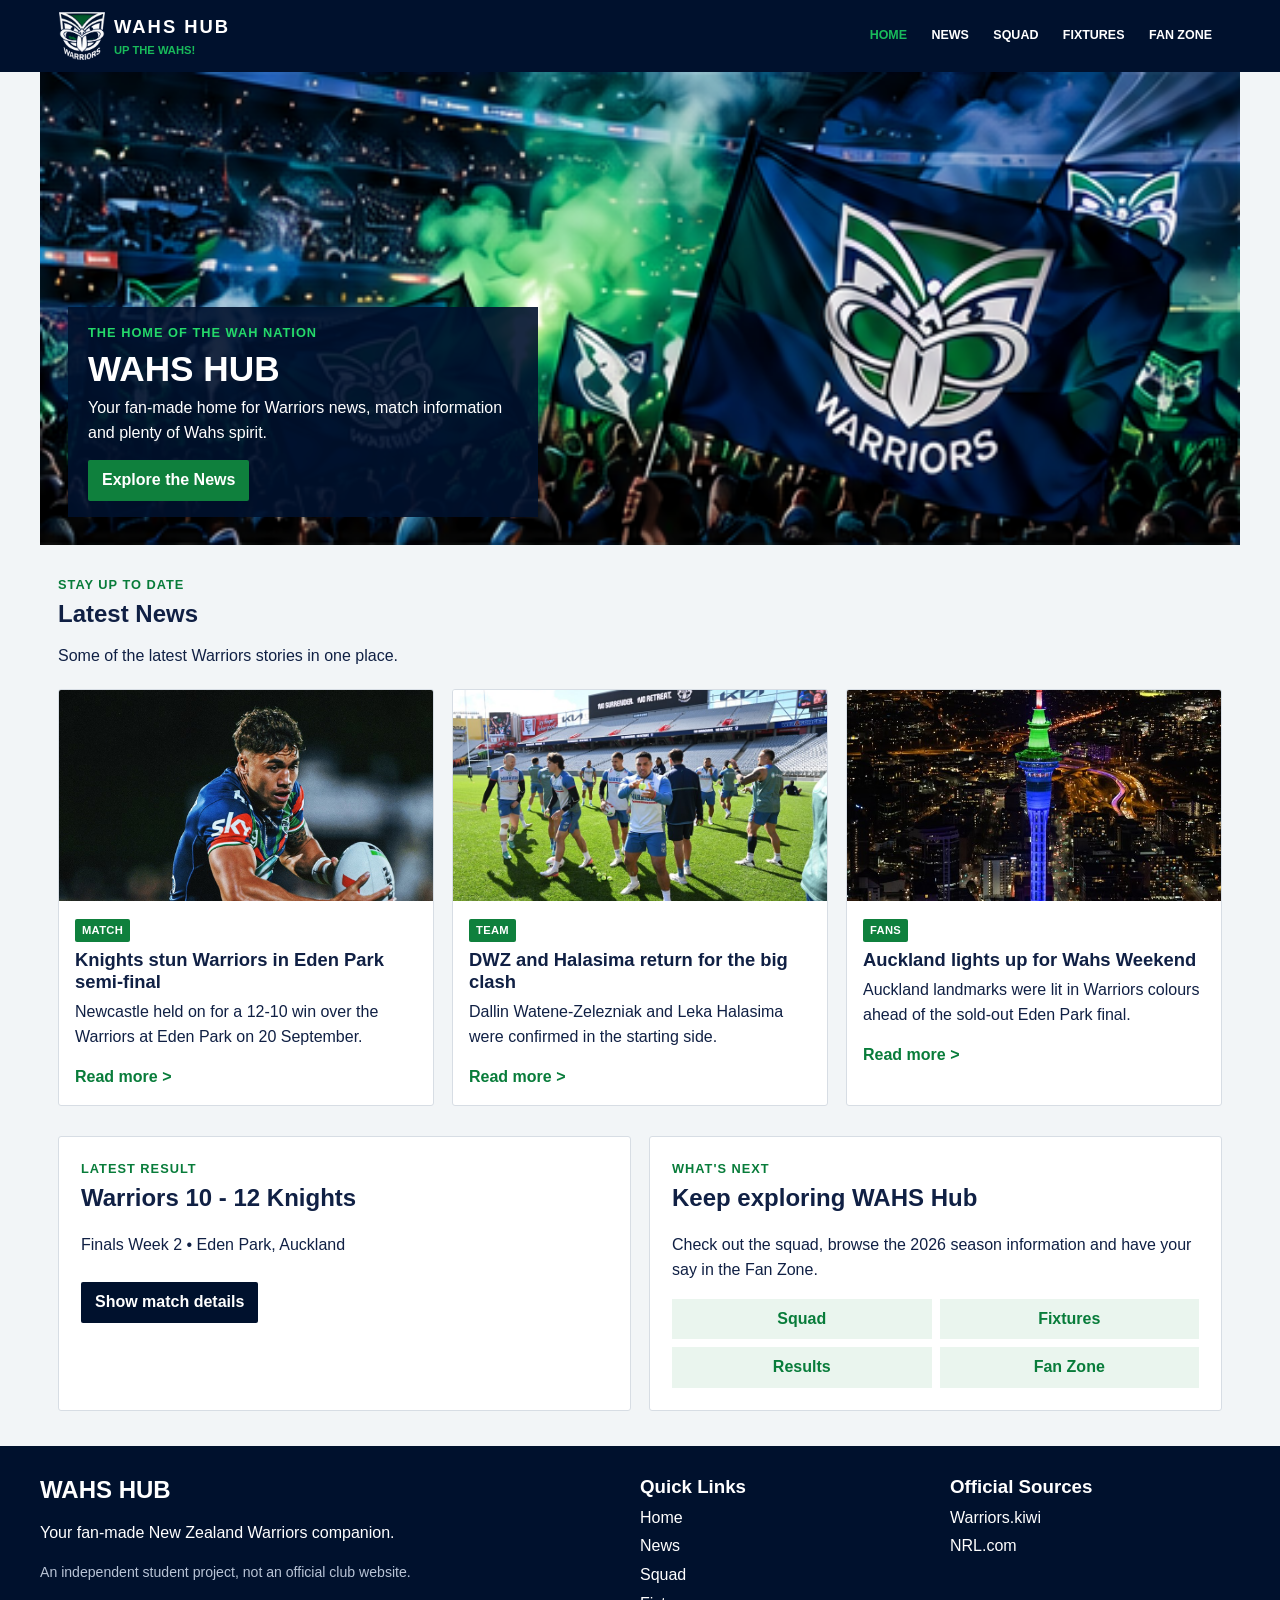
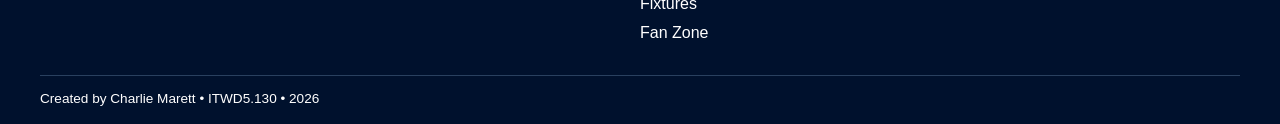
<file: index.html>
<!DOCTYPE html>
<html lang="en">
<head>
    <meta charset="UTF-8">
    <meta name="viewport" content="width=device-width, initial-scale=1.0">
    <meta name="description" content="WAHS Hub - a fan-made New Zealand Warriors supporter website.">
    <title>WAHS Hub | Home</title>
    <link rel="stylesheet" href="css/style.css">
    <script src="js/script.js" defer></script>
</head>

<body>

<!-- The same navigation is used across the whole site. -->
<header>
    <nav class="navBar" aria-label="Main navigation">
        <a class="logo" href="index.html">
            <img src="images/warriorsLogoTransparent.png" alt="New Zealand Warriors logo">
            <span>
                <strong>WAHS HUB</strong>
                <small>UP THE WAHS!</small>
            </span>
        </a>
        <ul class="desktopNav">
            <li><a class="active" aria-current="page" href="index.html">Home</a></li>
            <li><a href="news.html">News</a></li>
            <li><a href="squad.html">Squad</a></li>
            <li><a href="fixtures.html">Fixtures</a></li>
            <li><a href="fanZone.html">Fan Zone</a></li>
        </ul>
        <button
            class="menuButton"
            id="menuButton"
            type="button"
            aria-expanded="false"
            aria-controls="mobileMenu"
        >
            ☰ Menu
        </button>
        <section class="mobileMenu" id="mobileMenu" aria-label="Mobile navigation">
            <button class="closeButton" id="closeMenuButton" type="button" aria-label="Close menu">&times;</button>
            <ul>
                <li><a class="active" aria-current="page" href="index.html">Home</a></li>
                <li><a href="news.html">News</a></li>
                <li><a href="squad.html">Squad</a></li>
                <li><a href="fixtures.html">Fixtures</a></li>
                <li><a href="fanZone.html">Fan Zone</a></li>
            </ul>
        </section>
    </nav>
</header>

<main>
    <!-- Homepage hero section -->
    <!-- The title sits over the image inside a dark box for better contrast. -->
    <section class="hero">
        <img src="images/wahsHero.png" alt="Warriors flags and supporters at a match">
        <section class="heroText">
            <p class="eyebrow">THE HOME OF THE WAH NATION</p>
            <h1>WAHS HUB</h1>
            <p>Your fan-made home for Warriors news, match information and plenty of Wahs spirit.</p>
            <a class="button" href="news.html">Explore the News</a>
        </section>
    </section>

    <!-- Latest news preview -->
    <section class="content">
        <section class="sectionHeading">
            <p class="eyebrow">STAY UP TO DATE</p>
            <h2>Latest News</h2>
            <p>Some of the latest Warriors stories in one place.</p>
        </section>

        <section class="cardGrid">
            <article class="card">
                <img src="images/news/nrl-web-banner-copy-week-2-finals.jpg" alt="Leka Halasima carrying the ball against Newcastle">
                <section class="cardText">
                    <span class="tag">MATCH</span>
                    <h3>Knights stun Warriors in Eden Park semi-final</h3>
                    <p>Newcastle held on for a 12-10 win over the Warriors at Eden Park on 20 September.</p>
                    <a class="textButton" href="news.html#news1">Read more &gt;</a>
                </section>
            </article>

            <article class="card">
                <img src="images/news/2026-eden-park-1e.jpg" alt="Warriors players at Eden Park">
                <section class="cardText">
                    <span class="tag">TEAM</span>
                    <h3>DWZ and Halasima return for the big clash</h3>
                    <p>Dallin Watene-Zelezniak and Leka Halasima were confirmed in the starting side.</p>
                    <a class="textButton" href="news.html#news2">Read more &gt;</a>
                </section>
            </article>

            <article class="card">
                <img src="images/news/sky-tower-2022-1a.jpg" alt="Sky Tower lit in Warriors colours">
                <section class="cardText">
                    <span class="tag">FANS</span>
                    <h3>Auckland lights up for Wahs Weekend</h3>
                    <p>Auckland landmarks were lit in Warriors colours ahead of the sold-out Eden Park final.</p>
                    <a class="textButton" href="news.html#news3">Read more &gt;</a>
                </section>
            </article>
        </section>
    </section>

    <!-- Small interactive section for Part 2.1 -->
    <section class="bottomGrid">
        <section class="resultBox">
            <p class="eyebrow">LATEST RESULT</p>
            <h2>Warriors 10 - 12 Knights</h2>
            <p>Finals Week 2 • Eden Park, Auckland</p>
            <button class="button darkButton" id="matchDetailsButton" type="button">Show match details</button>
            <p id="matchDetails" class="hidden">Leka Halasima scored both Warriors tries. Newcastle held on after leading 12-6 in the second half.</p>
        </section>

        <aside class="moreBox">
            <p class="eyebrow">WHAT'S NEXT</p>
            <h2>Keep exploring WAHS Hub</h2>
            <p>Check out the squad, browse the 2026 season information and have your say in the Fan Zone.</p>
            <section class="featureList">
                <a href="squad.html">Squad</a>
                <a href="fixtures.html">Fixtures</a>
                <a href="fixtures.html#resultsPanel">Results</a>
                <a href="fanZone.html">Fan Zone</a>
            </section>
        </aside>
    </section>
</main>

<!-- Shared footer with the main pages and official sources. -->
<footer>
    <section class="footerGrid">
        <section>
            <h2>WAHS HUB</h2>
            <p>Your fan-made New Zealand Warriors companion.</p>
            <p class="footerNote">An independent student project, not an official club website.</p>
        </section>
        <section>
            <h3>Quick Links</h3>
            <a href="index.html">Home</a>
            <a href="news.html">News</a>
            <a href="squad.html">Squad</a><a href="fixtures.html">Fixtures</a>
            <a href="fanZone.html">Fan Zone</a>
        </section>
        <section>
            <h3>Official Sources</h3>
            <a href="https://www.warriors.kiwi/" target="_blank" rel="noopener noreferrer">Warriors.kiwi</a>
            <a href="https://www.nrl.com/" target="_blank" rel="noopener noreferrer">NRL.com</a>
        </section>
    </section>
    <p class="copyright">Created by Charlie Marett • ITWD5.130 • 2026</p>
</footer>

</body>
</html>
</file>
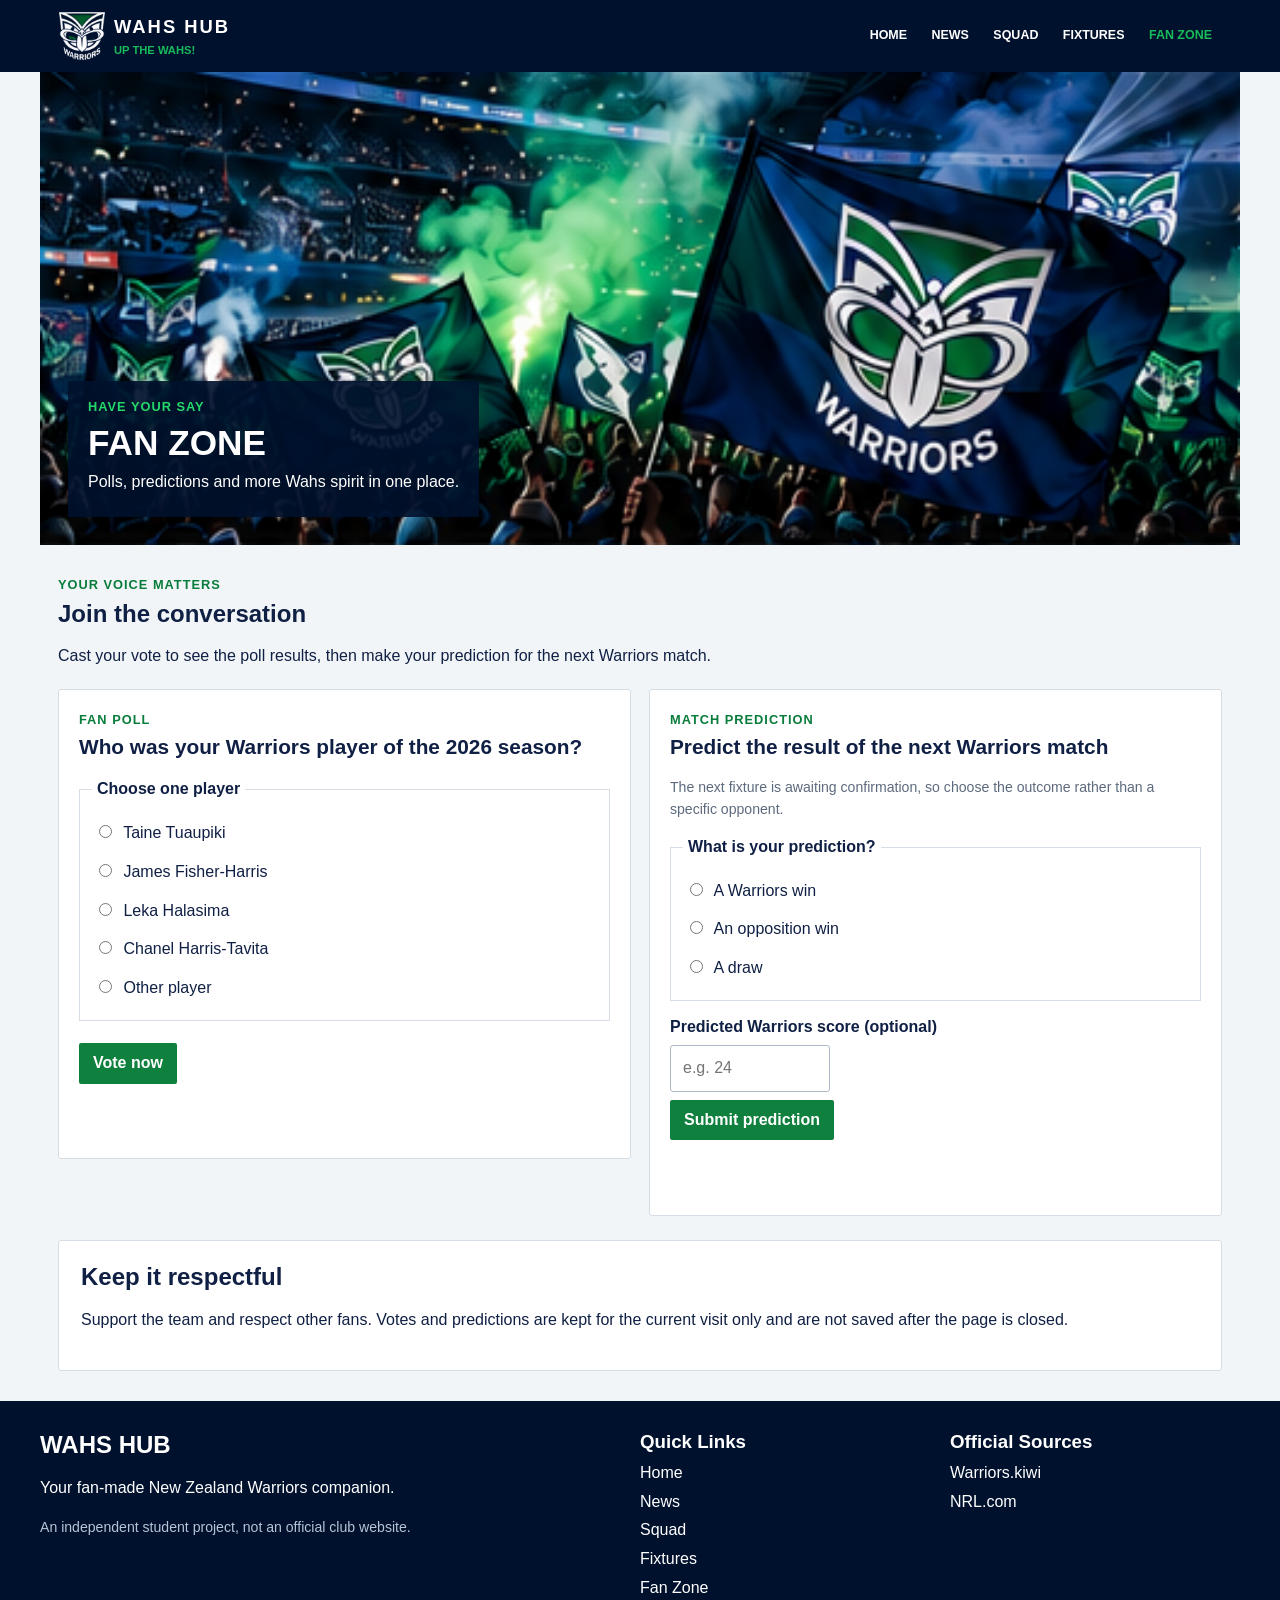
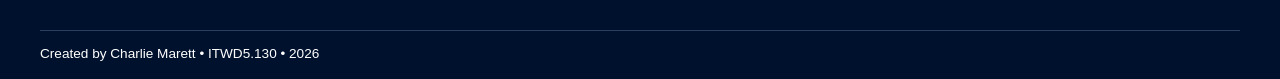
<file: fanZone.html>
<!DOCTYPE html>
<html lang="en">
<head>
    <meta charset="UTF-8">
    <meta name="viewport" content="width=device-width, initial-scale=1.0">
    <meta name="description" content="Have your say with supporter polls and match predictions on WAHS Hub.">
    <title>WAHS Hub | Fan Zone</title>
    <link rel="stylesheet" href="css/style.css">
    <script src="js/script.js" defer></script>
</head>
<body>
<!-- Shared header and responsive navigation -->
<header>
    <nav class="navBar" aria-label="Main navigation">
        <a class="logo" href="index.html">
            <img src="images/warriorsLogoTransparent.png" alt="New Zealand Warriors logo">
            <span>
                <strong>WAHS HUB</strong>
                <small>UP THE WAHS!</small>
            </span>
        </a>
        <ul class="desktopNav">
            <li><a href="index.html">Home</a></li>
            <li><a href="news.html">News</a></li>
            <li><a href="squad.html">Squad</a></li>
            <li><a href="fixtures.html">Fixtures</a></li>
            <li><a class="active" aria-current="page" href="fanZone.html">Fan Zone</a></li>
        </ul>
        <button
            class="menuButton"
            id="menuButton"
            type="button"
            aria-expanded="false"
            aria-controls="mobileMenu"
        >
            ☰ Menu
        </button>
        <section class="mobileMenu" id="mobileMenu" aria-label="Mobile navigation">
            <button class="closeButton" id="closeMenuButton" type="button" aria-label="Close menu">&times;</button>
            <ul>
                <li><a href="index.html">Home</a></li>
                <li><a href="news.html">News</a></li>
                <li><a href="squad.html">Squad</a></li>
                <li><a href="fixtures.html">Fixtures</a></li>
                <li><a class="active" aria-current="page" href="fanZone.html">Fan Zone</a></li>
            </ul>
        </section>
    </nav>
</header>
<main>
    <!-- Page introduction -->
    <section class="pageBanner">
        <img src="images/wahsHero.png" alt="Warriors flags and supporters at a match">
        <section class="pageBannerText">
            <p class="eyebrow">HAVE YOUR SAY</p>
            <h1>FAN ZONE</h1>
            <p>Polls, predictions and more Wahs spirit in one place.</p>
        </section>
    </section>

    <section class="content">
        <section class="sectionHeading">
            <p class="eyebrow">YOUR VOICE MATTERS</p>
            <h2>Join the conversation</h2>
            <p>Cast your vote to see the poll results, then make your prediction for the next Warriors match.</p>
        </section>

        <!-- The poll and prediction each show results after submission -->
        <section class="fanGrid">
            <!-- Player of the Year poll -->
            <article class="fanCard">
                <p class="eyebrow">FAN POLL</p>
                <h2>Who was your Warriors player of the 2026 season?</h2>
                <form id="fanPollForm">
                    <fieldset class="choiceList">
                        <legend>Choose one player</legend>
                        <label><input type="radio" name="fanPoll" value="Taine Tuaupiki" required> Taine Tuaupiki</label>
                        <label><input type="radio" name="fanPoll" value="James Fisher-Harris"> James Fisher-Harris</label>
                        <label><input type="radio" name="fanPoll" value="Leka Halasima"> Leka Halasima</label>
                        <label><input type="radio" name="fanPoll" value="Chanel Harris-Tavita"> Chanel Harris-Tavita</label>
                        <label><input type="radio" name="fanPoll" value="Other player"> Other player</label>
                    </fieldset>
                    <button class="button" type="submit">Vote now</button>
                </form>
                <p id="pollMessage" class="statusMessage" role="status" aria-live="polite"></p>
                <section class="pollResults hidden" aria-label="Poll results" id="pollResults" aria-live="polite">
                    <h3>Poll results</h3>
                    <p class="smallNote">These figures are sample percentages and do not represent live supporter votes.</p>
                    <section class="resultBar"><span>Taine Tuaupiki</span><strong>40%</strong><div><span style="width:40%"></span></div></section>
                    <section class="resultBar"><span>James Fisher-Harris</span><strong>25%</strong><div><span style="width:25%"></span></div></section>
                    <section class="resultBar"><span>Leka Halasima</span><strong>16%</strong><div><span style="width:16%"></span></div></section>
                    <section class="resultBar"><span>Chanel Harris-Tavita</span><strong>11%</strong><div><span style="width:11%"></span></div></section>
                    <section class="resultBar"><span>Other player</span><strong>8%</strong><div><span style="width:8%"></span></div></section>
                </section>
            </article>

            <!-- Match prediction form -->
            <article class="fanCard predictionCard">
                <p class="eyebrow">MATCH PREDICTION</p>
                <h2>Predict the result of the next Warriors match</h2>
                <p class="smallNote">The next fixture is awaiting confirmation, so choose the outcome rather than a specific opponent.</p>
                <form id="predictionForm">
                    <fieldset class="choiceList">
                        <legend>What is your prediction?</legend>
                        <label><input type="radio" name="prediction" value="A Warriors win" required> A Warriors win</label>
                        <label><input type="radio" name="prediction" value="An opposition win"> An opposition win</label>
                        <label><input type="radio" name="prediction" value="A draw"> A draw</label>
                    </fieldset>
                    <label class="searchLabel" for="predictedScore">Predicted Warriors score (optional)</label>
                    <input class="searchInput scoreInput" id="predictedScore" type="number" min="0" max="100" placeholder="e.g. 24">
                    <button class="button" type="submit">Submit prediction</button>
                </form>
                <p id="predictionMessage" class="statusMessage" role="status" aria-live="polite"></p>
                <section class="pollResults hidden" aria-label="Match prediction results" id="predictionResults" aria-live="polite">
                    <h3>Prediction results</h3>
                    <p class="smallNote">Sample prediction percentages for the website. These are not live votes from other visitors.</p>
                    <section class="resultBar"><span>Warriors win</span><strong>68%</strong><div><span style="width:68%"></span></div></section>
                    <section class="resultBar"><span>Opposition win</span><strong>25%</strong><div><span style="width:25%"></span></div></section>
                    <section class="resultBar"><span>Draw</span><strong>7%</strong><div><span style="width:7%"></span></div></section>
                </section>
            </article>
        </section>

        <section class="sourceBox">
            <h2>Keep it respectful</h2>
            <p>Support the team and respect other fans. Votes and predictions are kept for the current visit only and are not saved after the page is closed.</p>
        </section>
    </section>
</main>
<!-- Shared footer -->
<footer>
    <section class="footerGrid">
        <section>
            <h2>WAHS HUB</h2>
            <p>Your fan-made New Zealand Warriors companion.</p>
            <p class="footerNote">An independent student project, not an official club website.</p>
        </section>
        <section>
            <h3>Quick Links</h3>
            <a href="index.html">Home</a>
            <a href="news.html">News</a>
            <a href="squad.html">Squad</a><a href="fixtures.html">Fixtures</a>
            <a href="fanZone.html">Fan Zone</a>
        </section>
        <section>
            <h3>Official Sources</h3>
            <a href="https://www.warriors.kiwi/" target="_blank" rel="noopener noreferrer">Warriors.kiwi</a>
            <a href="https://www.nrl.com/" target="_blank" rel="noopener noreferrer">NRL.com</a>
        </section>
    </section>
    <p class="copyright">Created by Charlie Marett • ITWD5.130 • 2026</p>
</footer>
</body>
</html>
</file>
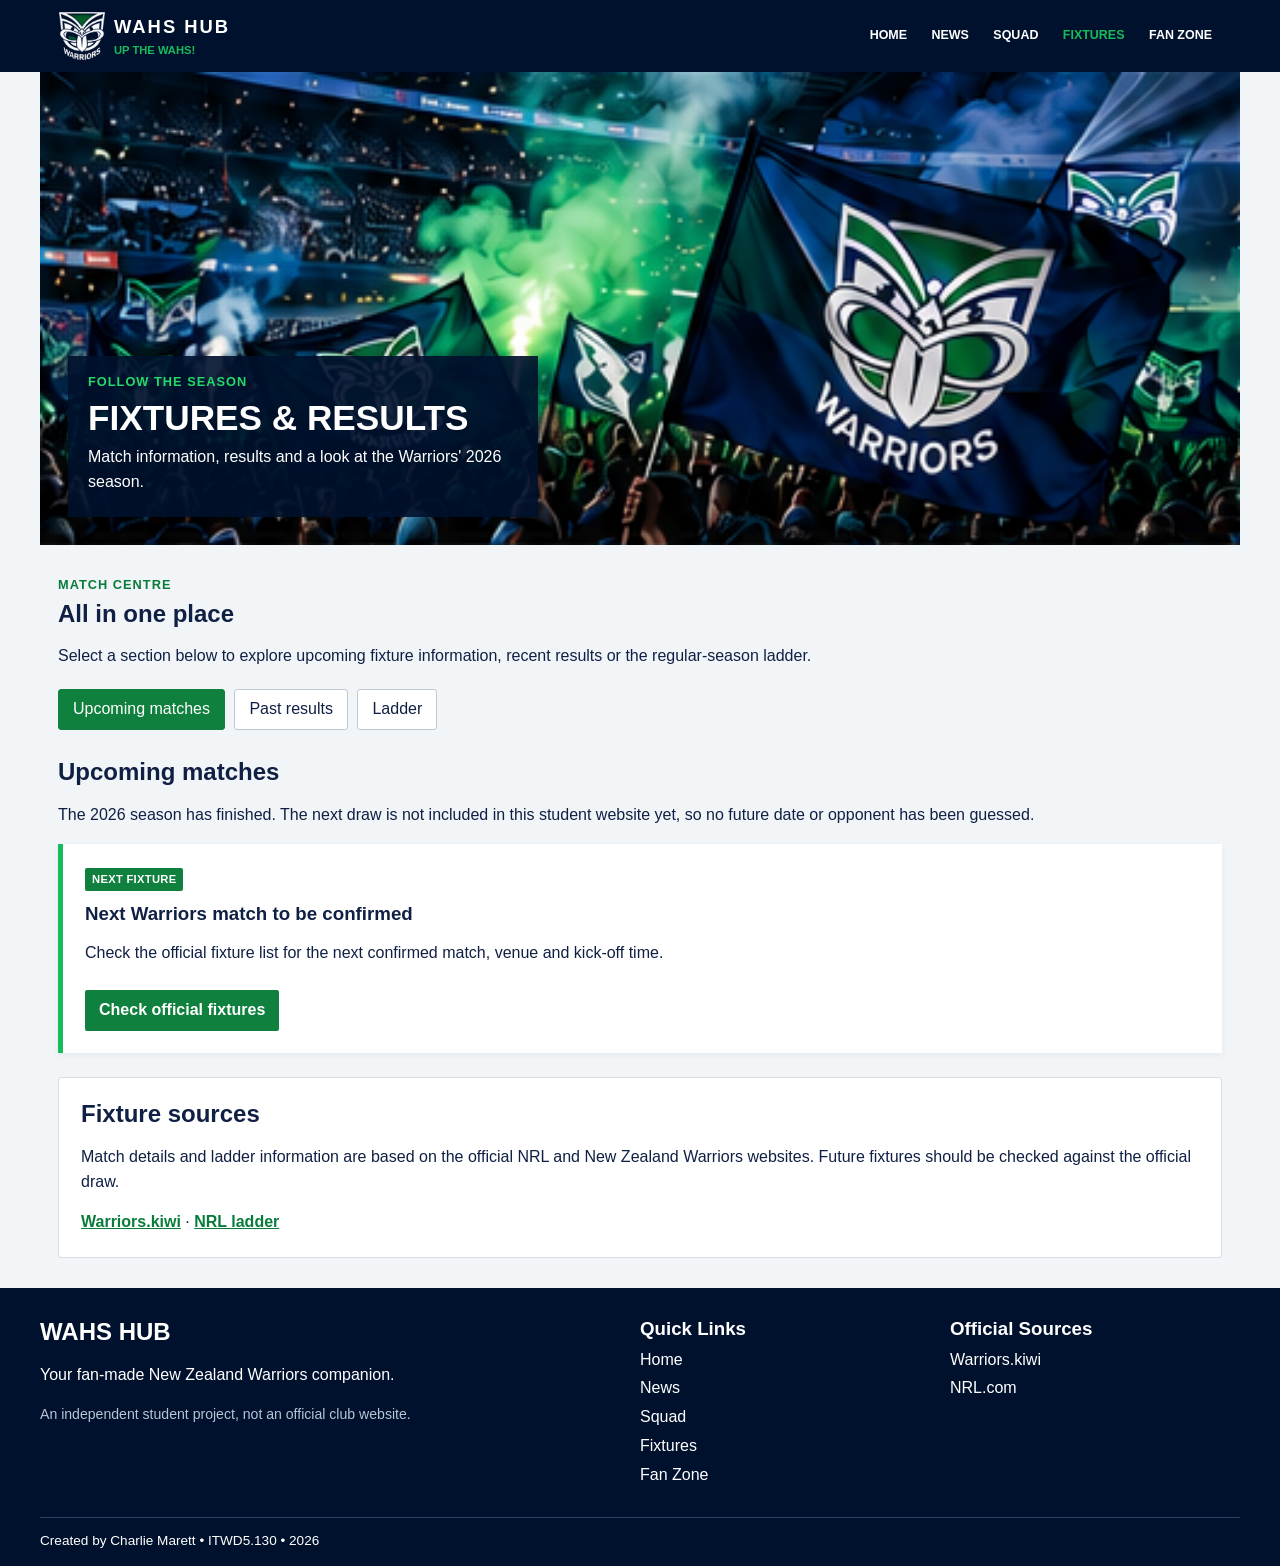
<file: fixtures.html>
<!DOCTYPE html>
<html lang="en">
<head>
    <meta charset="UTF-8">
    <meta name="viewport" content="width=device-width, initial-scale=1.0">
    <meta name="description" content="New Zealand Warriors fixtures, results and season ladder information on WAHS Hub.">
    <title>WAHS Hub | Fixtures</title>
    <link rel="stylesheet" href="css/style.css">
    <script src="js/script.js" defer></script>
</head>
<body>
<!-- Shared header and responsive navigation -->
<header>
    <nav class="navBar" aria-label="Main navigation">
        <a class="logo" href="index.html">
            <img src="images/warriorsLogoTransparent.png" alt="New Zealand Warriors logo">
            <span>
                <strong>WAHS HUB</strong>
                <small>UP THE WAHS!</small>
            </span>
        </a>
        <ul class="desktopNav">
            <li><a href="index.html">Home</a></li>
            <li><a href="news.html">News</a></li>
            <li><a href="squad.html">Squad</a></li>
            <li><a class="active" aria-current="page" href="fixtures.html">Fixtures</a></li>
            <li><a href="fanZone.html">Fan Zone</a></li>
        </ul>
        <button
            class="menuButton"
            id="menuButton"
            type="button"
            aria-expanded="false"
            aria-controls="mobileMenu"
        >
            ☰ Menu
        </button>
        <section class="mobileMenu" id="mobileMenu" aria-label="Mobile navigation">
            <button class="closeButton" id="closeMenuButton" type="button" aria-label="Close menu">&times;</button>
            <ul>
                <li><a href="index.html">Home</a></li>
                <li><a href="news.html">News</a></li>
                <li><a href="squad.html">Squad</a></li>
                <li><a class="active" aria-current="page" href="fixtures.html">Fixtures</a></li>
                <li><a href="fanZone.html">Fan Zone</a></li>
            </ul>
        </section>
    </nav>
</header>
<main>
    <!-- Page introduction -->
    <section class="pageBanner">
        <img src="images/wahsHero.png" alt="Warriors flags and supporters at a match">
        <section class="pageBannerText">
            <p class="eyebrow">FOLLOW THE SEASON</p>
            <h1>FIXTURES & RESULTS</h1>
            <p>Match information, results and a look at the Warriors' 2026 season.</p>
        </section>
    </section>

    <section class="content">
        <section class="sectionHeading">
            <p class="eyebrow">MATCH CENTRE</p>
            <h2>All in one place</h2>
            <p>Select a section below to explore upcoming fixture information, recent results or the regular-season ladder.</p>
        </section>

        <!-- Switch between upcoming matches, past results and the ladder -->
        <section class="tabButtons" role="group" aria-label="Fixture sections">
            <button class="filterButton active" type="button" data-fixture-tab="upcomingPanel" aria-pressed="true">Upcoming matches</button>
            <button class="filterButton" type="button" data-fixture-tab="resultsPanel" aria-pressed="false">Past results</button>
            <button class="filterButton" type="button" data-fixture-tab="ladderPanel" aria-pressed="false">Ladder</button>
        </section>

        <!-- Upcoming fixture information -->
        <section class="fixturePanel" id="upcomingPanel">
            <section class="sectionHeading compactHeading">
                <h2>Upcoming matches</h2>
                <p>The 2026 season has finished. The next draw is not included in this student website yet, so no future date or opponent has been guessed.</p>
            </section>
            <article class="fixtureNotice">
                <span class="tag">NEXT FIXTURE</span>
                <h3>Next Warriors match to be confirmed</h3>
                <p>Check the official fixture list for the next confirmed match, venue and kick-off time.</p>
                <a class="button" href="https://www.warriors.kiwi/" target="_blank" rel="noopener noreferrer">Check official fixtures</a>
            </article>
        </section>

        <!-- Recent 2026 match results -->
        <section class="fixturePanel hidden" id="resultsPanel">
            <section class="sectionHeading compactHeading">
                <h2>Recent results</h2>
                <p>A notable match from the Warriors' 2026 finals campaign.</p>
            </section>
            <article class="resultCard">
                <span class="tag">FINALS WEEK 2 • 20 SEPTEMBER 2026</span>
                <section class="scoreLine">
                    <section class="teamScore"><img src="images/warriorsLogoTransparent.png" alt="Warriors logo"><strong>Warriors</strong><b>10</b></section>
                    <span class="versus">FULL TIME</span>
                    <section class="teamScore"><strong>Knights</strong><b>12</b></section>
                </section>
                <p class="matchVenue">Eden Park, Auckland</p>
                <p>Newcastle won 12–10 in front of a record rugby league crowd at Eden Park. Leka Halasima scored both Warriors tries.</p>
                <a class="textButton" href="https://www.nrl.com/news/2026/09/20/nrl-sunday-blockbuster-warriors-v-knights/" target="_blank" rel="noopener noreferrer">Read the official match report &gt;</a>
            </article>
            <article class="resultCard resultCardSpacing">
                <span class="tag">ROUND 27 • 5 SEPTEMBER 2026</span>
                <section class="scoreLine">
                    <section class="teamScore"><img src="images/warriorsLogoTransparent.png" alt="Warriors logo"><strong>Warriors</strong><b>31</b></section>
                    <span class="versus">FULL TIME</span>
                    <section class="teamScore"><strong>Sea Eagles</strong><b>30</b></section>
                </section>
                <p class="matchVenue">Go Media Stadium, Auckland</p>
                <p>The Warriors edged Manly 31–30 to finish the regular season with their 18th win.</p>
                <a class="textButton" href="https://www.warriors.kiwi/news/2026/09/01/nrl-team-list-seasoned-campaigners-back-on-deck/" target="_blank" rel="noopener noreferrer">Read the official team report &gt;</a>
            </article>
        </section>

        <!-- Selected teams from the regular-season ladder -->
        <section class="fixturePanel hidden" id="ladderPanel">
            <section class="sectionHeading compactHeading">
                <h2>2026 regular-season snapshot</h2>
                <p>The Warriors finished the regular season second on points difference, tied on competition points with the Panthers.</p>
            </section>
            <div class="tableWrap">
                <table class="ladderTable">
                    <caption>Selected teams from the 2026 regular-season ladder</caption>
                    <thead><tr><th scope="col">Pos.</th><th scope="col">Team</th><th scope="col">Played</th><th scope="col">Points</th></tr></thead>
                    <tbody>
                        <tr><td>1</td><td>Penrith Panthers</td><td>24</td><td>42</td></tr>
                        <tr class="highlightRow"><td>2</td><td>New Zealand Warriors</td><td>24</td><td>42</td></tr>
                        <tr><td>3</td><td>Dolphins</td><td>24</td><td>40</td></tr>
                    </tbody>
                </table>
            </div>
            <p class="smallNote">This is a selected snapshot rather than the full ladder. Visit NRL.com for the complete official table and statistics.</p>
            <a class="button" href="https://www.nrl.com/ladder/" target="_blank" rel="noopener noreferrer">View full NRL ladder</a>
        </section>

        <section class="sourceBox">
            <h2>Fixture sources</h2>
            <p>Match details and ladder information are based on the official NRL and New Zealand Warriors websites. Future fixtures should be checked against the official draw.</p>
            <a href="https://www.warriors.kiwi/" target="_blank" rel="noopener noreferrer">Warriors.kiwi</a> ·
            <a href="https://www.nrl.com/ladder/" target="_blank" rel="noopener noreferrer">NRL ladder</a>
        </section>
    </section>
</main>
<!-- Shared footer -->
<footer>
    <section class="footerGrid">
        <section>
            <h2>WAHS HUB</h2>
            <p>Your fan-made New Zealand Warriors companion.</p>
            <p class="footerNote">An independent student project, not an official club website.</p>
        </section>
        <section>
            <h3>Quick Links</h3>
            <a href="index.html">Home</a>
            <a href="news.html">News</a>
            <a href="squad.html">Squad</a><a href="fixtures.html">Fixtures</a>
            <a href="fanZone.html">Fan Zone</a>
        </section>
        <section>
            <h3>Official Sources</h3>
            <a href="https://www.warriors.kiwi/" target="_blank" rel="noopener noreferrer">Warriors.kiwi</a>
            <a href="https://www.nrl.com/" target="_blank" rel="noopener noreferrer">NRL.com</a>
        </section>
    </section>
    <p class="copyright">Created by Charlie Marett • ITWD5.130 • 2026</p>
</footer>
</body>
</html>
</file>
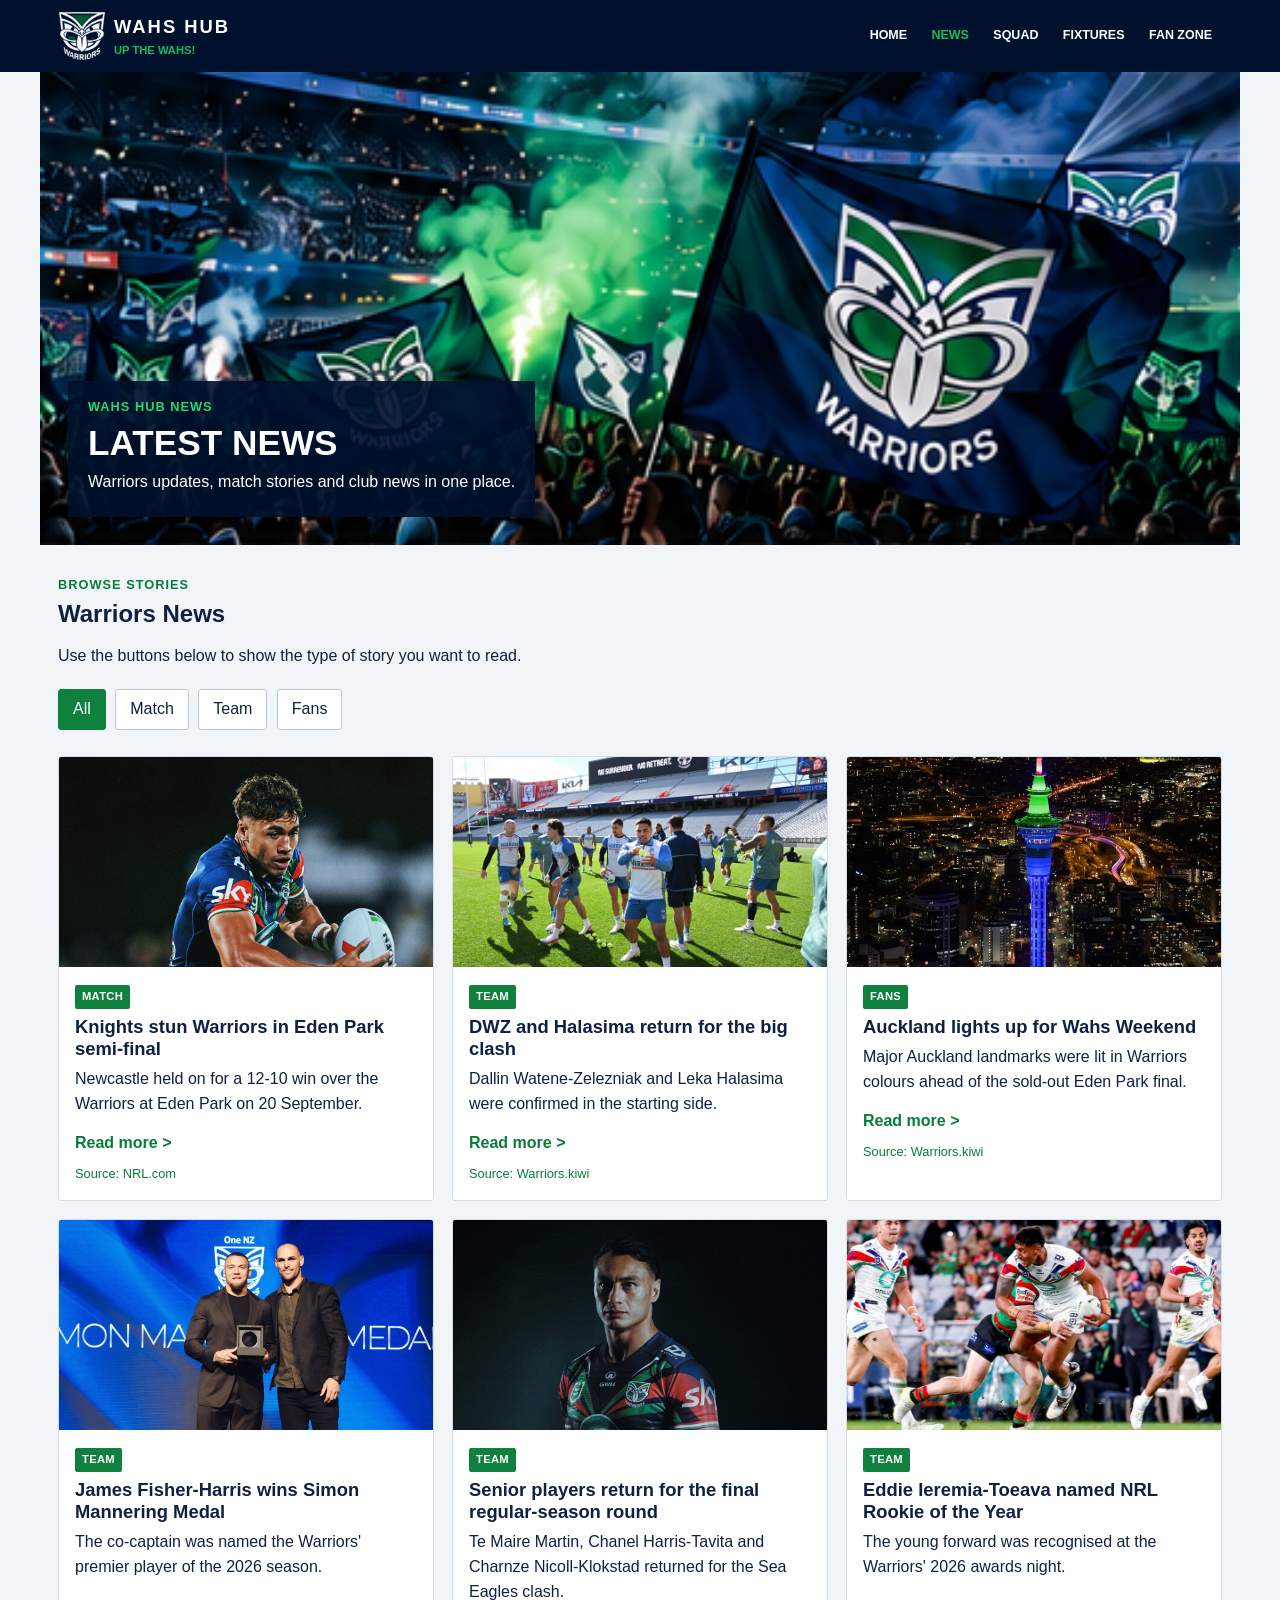
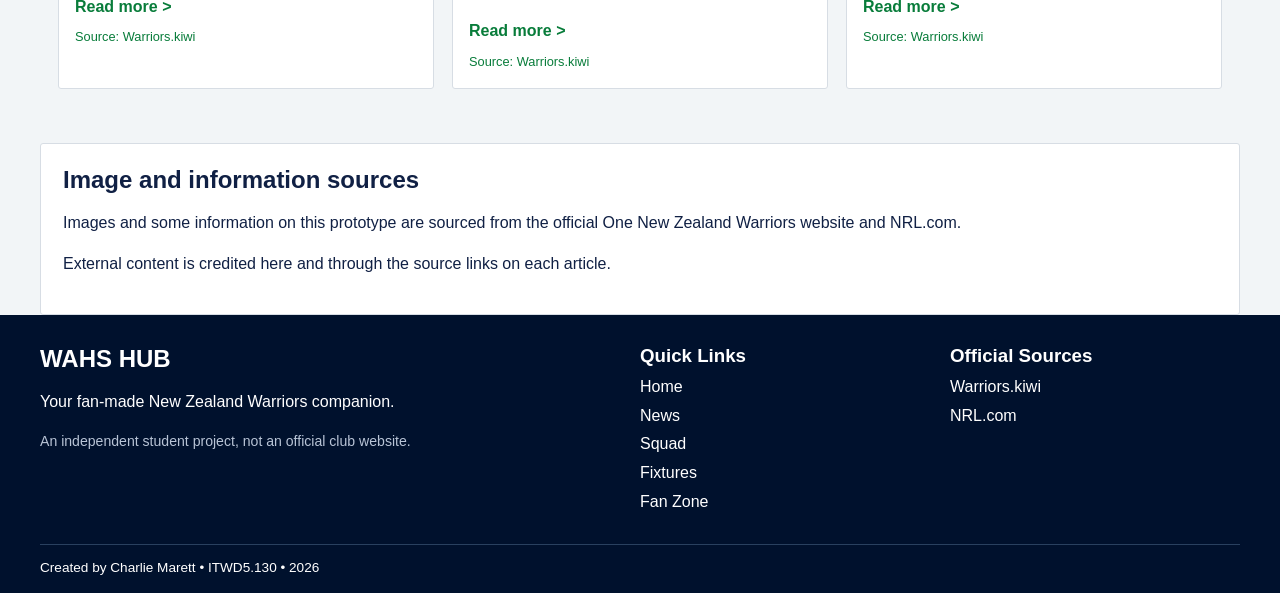
<file: news.html>
<!DOCTYPE html>
<html lang="en">
<head>
    <meta charset="UTF-8">
    <meta name="viewport" content="width=device-width, initial-scale=1.0">
    <meta name="description" content="Latest New Zealand Warriors news on WAHS Hub.">
    <title>WAHS Hub | News</title>
    <link rel="stylesheet" href="css/style.css">
    <script src="js/script.js" defer></script>
</head>

<body>

<!-- The same navigation is used across the whole site. -->
<header>
    <nav class="navBar" aria-label="Main navigation">
        <a class="logo" href="index.html">
            <img src="images/warriorsLogoTransparent.png" alt="New Zealand Warriors logo">
            <span>
                <strong>WAHS HUB</strong>
                <small>UP THE WAHS!</small>
            </span>
        </a>
        <ul class="desktopNav">
            <li><a href="index.html">Home</a></li>
            <li><a class="active" aria-current="page" href="news.html">News</a></li>
            <li><a href="squad.html">Squad</a></li>
            <li><a href="fixtures.html">Fixtures</a></li>
            <li><a href="fanZone.html">Fan Zone</a></li>
        </ul>
        <button
            class="menuButton"
            id="menuButton"
            type="button"
            aria-expanded="false"
            aria-controls="mobileMenu"
        >
            ☰ Menu
        </button>
        <section class="mobileMenu" id="mobileMenu" aria-label="Mobile navigation">
            <button class="closeButton" id="closeMenuButton" type="button" aria-label="Close menu">&times;</button>
            <ul>
                <li><a href="index.html">Home</a></li>
                <li><a class="active" aria-current="page" href="news.html">News</a></li>
                <li><a href="squad.html">Squad</a></li>
                <li><a href="fixtures.html">Fixtures</a></li>
                <li><a href="fanZone.html">Fan Zone</a></li>
            </ul>
        </section>
    </nav>
</header>

<main>
    <!-- News page hero section -->
    <!-- The page title is placed over the image so it is clear when changing pages. -->
    <section class="pageBanner">
        <img src="images/wahsHero.png" alt="Warriors flags and supporters at a match">
        <section class="pageBannerText">
            <p class="eyebrow">WAHS HUB NEWS</p>
            <h1>LATEST NEWS</h1>
            <p>Warriors updates, match stories and club news in one place.</p>
        </section>
    </section>

    <section class="content">
        <section class="sectionHeading">
            <p class="eyebrow">BROWSE STORIES</p>
            <h2>Warriors News</h2>
            <p>Use the buttons below to show the type of story you want to read.</p>
        </section>

        <!-- JavaScript changes which news cards are visible -->
        <section class="filters" aria-label="News filters">
            <button class="filterButton active" data-filter="all" type="button">All</button>
            <button class="filterButton" data-filter="match" type="button">Match</button>
            <button class="filterButton" data-filter="team" type="button">Team</button>
            <button class="filterButton" data-filter="fans" type="button">Fans</button>
        </section>

        <!-- News articles are shown as simple cards. -->
        <section class="cardGrid newsGrid">
            <article class="card newsItem" id="news1" data-category="match">
                <img src="images/news/nrl-web-banner-copy-week-2-finals.jpg" alt="Leka Halasima carrying the ball against Newcastle">
                <section class="cardText">
                    <span class="tag">MATCH</span>
                    <h3>Knights stun Warriors in Eden Park semi-final</h3>
                    <p>Newcastle held on for a 12-10 win over the Warriors at Eden Park on 20 September.</p>
                    <p class="extraText hidden">The match was level at 6-6 at half-time before Newcastle moved ahead in the second half. Halasima scored again late in the game as the Warriors pushed for a comeback.</p>
                    <button class="textButton readMore" type="button">Read more &gt;</button>
                    <a class="sourceLink" href="https://www.nrl.com/news/2026/09/20/nrl-sunday-blockbuster-warriors-v-knights/" target="_blank" rel="noopener noreferrer">Source: NRL.com</a>
                </section>
            </article>

            <article class="card newsItem" id="news2" data-category="team">
                <img src="images/news/2026-eden-park-1e.jpg" alt="Warriors players at Eden Park">
                <section class="cardText">
                    <span class="tag">TEAM</span>
                    <h3>DWZ and Halasima return for the big clash</h3>
                    <p>Dallin Watene-Zelezniak and Leka Halasima were confirmed in the starting side.</p>
                    <p class="extraText hidden">Watene-Zelezniak was returning from a broken collarbone and was set to make his 250th NRL appearance, while Halasima came into the centres.</p>
                    <button class="textButton readMore" type="button">Read more &gt;</button>
                    <a class="sourceLink" href="https://www.warriors.kiwi/news/2026/09/20/nrl-confirmed-lineup-dwz-and-halasima-to-start/" target="_blank" rel="noopener noreferrer">Source: Warriors.kiwi</a>
                </section>
            </article>

            <article class="card newsItem" id="news3" data-category="fans">
                <img src="images/news/sky-tower-2022-1a.jpg" alt="Sky Tower lit in Warriors colours">
                <section class="cardText">
                    <span class="tag">FANS</span>
                    <h3>Auckland lights up for Wahs Weekend</h3>
                    <p>Major Auckland landmarks were lit in Warriors colours ahead of the sold-out Eden Park final.</p>
                    <p class="extraText hidden">The Warriors said the expected crowd was more than 48,000, with fans also able to use public transport to get to Eden Park with their match tickets.</p>
                    <button class="textButton readMore" type="button">Read more &gt;</button>
                    <a class="sourceLink" href="https://www.warriors.kiwi/news/2026/09/18/auckland-up-in-lights-to-celebrate-wahs-weekend/" target="_blank" rel="noopener noreferrer">Source: Warriors.kiwi</a>
                </section>
            </article>

            <article class="card newsItem" data-category="team">
                <img src="images/news/james-fisher-harris-3g.jpg" alt="James Fisher-Harris receiving the Simon Mannering Medal">
                <section class="cardText">
                    <span class="tag">TEAM</span>
                    <h3>James Fisher-Harris wins Simon Mannering Medal</h3>
                    <p>The co-captain was named the Warriors' premier player of the 2026 season.</p>
                    <p class="extraText hidden">Fisher-Harris received the award at the club's 2026 awards night in Auckland.</p>
                    <button class="textButton readMore" type="button">Read more &gt;</button>
                    <a class="sourceLink" href="https://www.warriors.kiwi/news/2026/09/16/fisher-harris-lauded-as-simon-mannering-medallist/" target="_blank" rel="noopener noreferrer">Source: Warriors.kiwi</a>
                </section>
            </article>

            <article class="card newsItem" data-category="team">
                <img src="images/news/charnze_banner-rd-27.jpg" alt="Charnze Nicoll-Klokstad in Warriors colours">
                <section class="cardText">
                    <span class="tag">TEAM</span>
                    <h3>Senior players return for the final regular-season round</h3>
                    <p>Te Maire Martin, Chanel Harris-Tavita and Charnze Nicoll-Klokstad returned for the Sea Eagles clash.</p>
                    <p class="extraText hidden">The Warriors went into that round on top of the table and were preparing for their finals campaign.</p>
                    <button class="textButton readMore" type="button">Read more &gt;</button>
                    <a class="sourceLink" href="https://www.warriors.kiwi/news/2026/09/01/nrl-team-list-seasoned-campaigners-back-on-deck/" target="_blank" rel="noopener noreferrer">Source: Warriors.kiwi</a>
                </section>
            </article>

            <article class="card newsItem" data-category="team">
                <img src="images/news/eddie-ieremia-toeava-1p.jpg" alt="Eddie Ieremia-Toeava carrying the ball for the Warriors">
                <section class="cardText">
                    <span class="tag">TEAM</span>
                    <h3>Eddie Ieremia-Toeava named NRL Rookie of the Year</h3>
                    <p>The young forward was recognised at the Warriors' 2026 awards night.</p>
                    <p class="extraText hidden">The awards also recognised Jacob Laban as the NRL Players' Player of the Year and Erin Clark as the NRL People's Choice winner.</p>
                    <button class="textButton readMore" type="button">Read more &gt;</button>
                    <a class="sourceLink" href="https://www.warriors.kiwi/news/2026/09/16/fisher-harris-lauded-as-simon-mannering-medallist/" target="_blank" rel="noopener noreferrer">Source: Warriors.kiwi</a>
                </section>
            </article>
        </section>
    </section>

    <section class="sourceBox">
        <h2>Image and information sources</h2>
        <p>Images and some information on this prototype are sourced from the official One New Zealand Warriors website and NRL.com.</p>
        <p>External content is credited here and through the source links on each article.</p>
    </section>
</main>

<footer>
    <section class="footerGrid">
        <section>
            <h2>WAHS HUB</h2>
            <p>Your fan-made New Zealand Warriors companion.</p>
            <p class="footerNote">An independent student project, not an official club website.</p>
        </section>
        <section>
            <h3>Quick Links</h3>
            <a href="index.html">Home</a>
            <a href="news.html">News</a>
            <a href="squad.html">Squad</a><a href="fixtures.html">Fixtures</a>
            <a href="fanZone.html">Fan Zone</a>
        </section>
        <section>
            <h3>Official Sources</h3>
            <a href="https://www.warriors.kiwi/" target="_blank" rel="noopener noreferrer">Warriors.kiwi</a>
            <a href="https://www.nrl.com/" target="_blank" rel="noopener noreferrer">NRL.com</a>
        </section>
    </section>
    <p class="copyright">Created by Charlie Marett • ITWD5.130 • 2026</p>
</footer>

</body>
</html>
</file>
<file: css/style.css>
/* WAHS Hub - shared mobile-first styles for every page */

/* Basic page setup */
* {
    box-sizing: border-box;
}

body {
    margin: 0;
    font-family: Arial, Helvetica, sans-serif;
    background: #f2f5f7;
    color: #102044;
    line-height: 1.55;
}

a {
    color: inherit;
}

img {
    display: block;
    max-width: 100%;
}

button, input {
    font: inherit;
}

button, a {
    -webkit-tap-highlight-color: transparent;
}

button:focus-visible, a:focus-visible, input:focus-visible {
    outline: 3px solid #f2c94c;
    outline-offset: 3px;
}

/* Header and navigation */
header, footer {
    background: #00112d;
    color: white;
}

.navBar {
    max-width: 1200px;
    margin: auto;
    padding: 10px 18px;
    min-height: 72px;
    display: flex;
    align-items: center;
    justify-content: space-between;
    gap: 15px;
}

.logo {
    display: flex;
    align-items: center;
    gap: 8px;
    text-decoration: none;
}

.logo img {
    width: 48px;
    height: 48px;
    object-fit: contain;
}

.logo strong, .logo small {
    display: block;
}

.logo strong {
    font-size: 1.15rem;
    letter-spacing: 2px;
}

.logo small {
    color: #18bb5b;
    font-size: .7rem;
    font-weight: bold;
}

.desktopNav {
    display: none;
    list-style: none;
    margin: 0;
    padding: 0;
}

.desktopNav li {
    display: inline-block;
}

.desktopNav a {
    display: block;
    padding: 8px 10px;
    text-decoration: none;
    text-transform: uppercase;
    font-size: .78rem;
    font-weight: bold;
}

.desktopNav a:hover, .desktopNav .active {
    color: #18bb5b;
}

.menuButton {
    border: 1px solid #49607e;
    border-radius: 3px;
    padding: 7px 10px;
    background: transparent;
    color: white;
    font-weight: bold;
    cursor: pointer;
}

.mobileMenu {
    position: fixed;
    inset: 0;
    z-index: 10;
    background: #00112d;
    color: white;
    display: flex;
    align-items: center;
    justify-content: center;
    transform: translateY(-105%);
    visibility: hidden;
    transition: transform .25s ease, visibility .25s ease;
}

.mobileMenu.is-open {
    transform: translateY(0);
    visibility: visible;
}

.closeButton {
    position: absolute;
    top: 12px;
    right: 22px;
    border: 0;
    background: transparent;
    color: white;
    font-size: 2.5rem;
    cursor: pointer;
}

.mobileMenu ul {
    list-style: none;
    padding: 60px 0 0;
    margin: 0;
    text-align: center;
}

.mobileMenu li {
    margin: 14px 0;
}

.mobileMenu a {
    color: white;
    text-decoration: none;
    font-size: 1.5rem;
    font-weight: bold;
}

.mobileMenu a:hover, .mobileMenu .active {
    color: #18bb5b;
}

/* Main layout and page banners */
main {
    max-width: 1200px;
    margin: auto;
    min-height: 60vh;
}

.hero, .pageBanner {
    position: relative;
    background: #00112d;
    overflow: hidden;
}

.hero img, .pageBanner img {
    width: 100%;
    height: auto;
}

.heroText, .pageBannerText {
    position: absolute;
    left: 16px;
    right: 16px;
    bottom: 12px;
    padding: 10px 12px;
    background: rgba(0, 17, 45, .9);
    color: white;
}

.eyebrow {
    margin: 0 0 5px;
    color: #087c3a;
    font-weight: bold;
    font-size: .8rem;
    letter-spacing: 1px;
}

h1, h2, h3 {
    line-height: 1.2;
    margin-top: 0;
}

.hero h1, .pageBanner h1 {
    margin-bottom: 4px;
    font-size: 1.55rem;
}

.heroText p:not(.eyebrow), .pageBannerText p:not(.eyebrow) {
    margin: 6px 0;
}

.heroText .eyebrow, .pageBannerText .eyebrow {
    color: #24d96a;
}

/* Shared buttons and content cards */
.button {
    display: inline-block;
    margin-top: 8px;
    padding: 8px 14px;
    border: 0;
    border-radius: 2px;
    background: #0f803d;
    color: white;
    text-decoration: none;
    font-weight: bold;
    cursor: pointer;
}

.button:hover {
    background: #086a31;
}

.darkButton {
    background: #00112d;
}

.content {
    padding: 30px 18px;
}

.sectionHeading {
    margin-bottom: 20px;
}

.sectionHeading h2 {
    margin-bottom: 7px;
}

.cardGrid {
    display: grid;
    grid-template-columns: 1fr;
    gap: 18px;
}

.card {
    min-width: 0;
    background: white;
    border: 1px solid #d7dde4;
    border-radius: 3px;
    overflow: hidden;
}

.card img {
    width: 100%;
    aspect-ratio: 16 / 9;
    height: auto;
    object-fit: cover;
}

.playerCard img.playerPortrait {
    height: 180px;
    aspect-ratio: auto;
    object-fit: contain;
    background: #00112d;
}

.cardText {
    padding: 16px;
}

.cardText h3 {
    margin: 7px 0;
    font-size: 1.15rem;
}

.cardText p {
    margin: 7px 0;
}

.tag {
    display: inline-block;
    padding: 3px 7px;
    border-radius: 2px;
    background: #0f803d;
    color: white;
    font-size: .7rem;
    font-weight: bold;
    letter-spacing: .3px;
}

.textButton, .sourceLink {
    display: inline-block;
    margin-top: 8px;
    padding: 0;
    border: 0;
    background: transparent;
    color: #087c3a;
    text-decoration: none;
    font-weight: bold;
    cursor: pointer;
    text-align: left;
}

.textButton:hover, .sourceLink:hover {
    text-decoration: underline;
}

.sourceLink {
    display: block;
    font-size: .8rem;
    font-weight: normal;
}

/* Filters, links and helper styles */
.filters {
    margin: 0 0 18px;
}

.filterButton {
    margin: 0 5px 8px 0;
    padding: 7px 14px;
    border: 1px solid #bfc8d3;
    border-radius: 3px;
    background: white;
    color: #102044;
    cursor: pointer;
}

.filterButton.active, .filterButton:hover {
    background: #0f803d;
    color: white;
    border-color: #0f803d;
}

.hidden {
    display: none !important;
}

/* Homepage sections */
.bottomGrid {
    display: grid;
    grid-template-columns: 1fr;
    gap: 18px;
    padding: 0 18px 35px;
}

.resultBox, .moreBox, .sourceBox, .squadNote {
    padding: 22px;
    background: white;
    border: 1px solid #d7dde4;
    border-radius: 3px;
}

.featureList {
    display: grid;
    grid-template-columns: 1fr 1fr;
    gap: 8px;
}

.featureList a {
    padding: 8px;
    background: #eaf5ee;
    color: #087c3a;
    text-align: center;
    font-weight: bold;
    text-decoration: none;
}

.featureList a:hover {
    background: #d4eddd;
}

.sourceBox {
    margin-top: 24px;
}

.sourceBox h2 {
    margin-bottom: 8px;
}

.sourceBox a {
    color: #087c3a;
    font-weight: bold;
}

/* Footer layout */
footer {
    padding: 30px 18px 15px;
}

.footerGrid {
    max-width: 1200px;
    margin: auto;
    display: grid;
    grid-template-columns: 1fr;
    gap: 20px;
}

footer h2, footer h3 {
    margin-bottom: 7px;
}

footer a {
    display: block;
    margin: 4px 0;
    text-decoration: none;
}

footer a:hover {
    color: #18bb5b;
}

.footerNote, .smallNote {
    color: #5d6a7d;
    font-size: .88rem;
}

footer .footerNote {
    color: #b8c4d6;
}

.copyright {
    max-width: 1200px;
    margin: 25px auto 0;
    padding-top: 12px;
    border-top: 1px solid #29405f;
    font-size: .85rem;
}

/* Squad page: search, filters and player profiles */
.squadTools {
    margin-bottom: 18px;
}

.searchLabel {
    display: block;
    margin: 0 0 5px;
    font-weight: bold;
}

.searchInput {
    width: 100%;
    max-width: 460px;
    padding: 10px 12px;
    border: 1px solid #aeb9c8;
    border-radius: 3px;
    background: white;
    color: #102044;
}

.squadTools .filters {
    margin-top: 12px;
    margin-bottom: 0;
}

.playerMeta {
    color: #536174;
    font-size: .92rem;
    font-weight: bold;
}

.profileDetails {
    padding-top: 10px;
    border-top: 1px solid #e2e6eb;
    font-size: .92rem;
}

.profileDetails a {
    color: #087c3a;
}

.squadNote {
    margin-top: 24px;
}

.squadNote h2 {
    margin-bottom: 8px;
}

.statusMessage {
    min-height: 1.4em;
    color: #087c3a;
    font-weight: bold;
}

/* Fixtures page: tabs, match cards and ladder */
.tabButtons {
    margin-bottom: 20px;
}

.compactHeading {
    margin-bottom: 12px;
}

.fixtureNotice {
    padding: 22px;
    background: white;
    border-left: 5px solid #18bb5b;
    box-shadow: 0 2px 7px rgba(0,0,0,.05);
}

.fixtureNotice h3 {
    margin: 12px 0 8px;
}

.resultCard {
    padding: 20px;
    background: white;
    border: 1px solid #d7dde4;
    border-radius: 3px;
}

.scoreLine {
    display: flex;
    align-items: center;
    justify-content: space-around;
    gap: 12px;
    margin: 18px 0;
}

.teamScore {
    display: flex;
    align-items: center;
    gap: 8px;
    font-size: .95rem;
}

.teamScore img {
    width: 46px;
    height: 46px;
    flex: 0 0 46px;
    padding: 2px;
    border-radius: 50%;
    background: #00112d;
    object-fit: contain;
}

.teamScore b {
    font-size: 1.6rem;
}

.versus {
    color: #647085;
    font-size: .7rem;
    font-weight: bold;
    text-align: center;
}

.matchVenue {
    color: #536174;
    font-weight: bold;
}

.tableWrap {
    overflow-x: auto;
}

.ladderTable {
    width: 100%;
    border-collapse: collapse;
    background: white;
}

.ladderTable caption {
    padding: 10px;
    text-align: left;
    font-weight: bold;
}

.ladderTable th, .ladderTable td {
    padding: 11px 10px;
    border-bottom: 1px solid #d7dde4;
    text-align: left;
}

.ladderTable th {
    background: #00112d;
    color: white;
}

.highlightRow {
    background: #e5f5eb;
    font-weight: bold;
}

.resultCardSpacing {
    margin-top: 18px;
}

/* Fan Zone: polls, predictions and results */
.fanGrid {
    display: grid;
    grid-template-columns: 1fr;
    gap: 18px;
    align-items: start;
}

.fanCard {
    padding: 20px;
    background: white;
    border: 1px solid #d7dde4;
    border-radius: 3px;
}

.fanCard h2 {
    font-size: 1.3rem;
}

.choiceList {
    margin: 14px 0;
    padding: 12px;
    border: 1px solid #d7dde4;
}

.choiceList legend {
    padding: 0 5px;
    font-weight: bold;
}

.choiceList label {
    display: block;
    padding: 7px 2px;
    cursor: pointer;
}

.choiceList input {
    margin-right: 7px;
    accent-color: #118a43;
}

.pollResults {
    margin-top: 22px;
    padding-top: 16px;
    border-top: 1px solid #d7dde4;
}

.pollResults h3 {
    margin-bottom: 5px;
}

.resultBar {
    display: grid;
    grid-template-columns: 1fr auto;
    gap: 6px 10px;
    margin: 12px 0;
    font-size: .9rem;
}

.resultBar > div {
    grid-column: 1 / -1;
    height: 9px;
    background: #e1e6eb;
    border-radius: 8px;
    overflow: hidden;
}

.resultBar > div span {
    display: block;
    height: 100%;
    background: #118a43;
}

.scoreInput {
    display: block;
    max-width: 160px;
}

/* Responsive layouts: start with mobile, then add wider layouts */
@media (max-width: 699px) {
    .heroText p:not(.eyebrow), .pageBannerText p:not(.eyebrow) {
        display: none;
    }

    .hero .button {
        margin-top: 6px;
        padding: 6px 10px;
        font-size: .85rem;
    }
}

@media (min-width: 700px) {
    .desktopNav {
        display: block;
    }

    .menuButton, .mobileMenu {
        display: none;
    }

    .heroText, .pageBannerText {
        left: 24px;
        right: auto;
        bottom: 24px;
        max-width: 470px;
        padding: 16px 20px;
    }

    .hero h1, .pageBanner h1 {
        font-size: 2.2rem;
    }

    .cardGrid {
        grid-template-columns: repeat(2, minmax(0, 1fr));
    }

    .bottomGrid {
        grid-template-columns: 1fr 1fr;
    }

    .footerGrid {
        grid-template-columns: 2fr 1fr 1fr;
    }

    .fanGrid {
        grid-template-columns: 1fr 1fr;
    }

    .scoreLine {
        justify-content: center;
        gap: 22px;
    }
}

@media (min-width: 1050px) {
    .cardGrid {
        grid-template-columns: repeat(3, minmax(0, 1fr));
    }

    .heroText, .pageBannerText {
        left: 28px;
        bottom: 28px;
    }

    .squadGrid {
        grid-template-columns: repeat(4, minmax(0, 1fr));
    }
}

@media (prefers-reduced-motion: reduce) {
    *, *::before, *::after {
        scroll-behavior: auto !important;
        transition-duration: .01ms !important;
        animation-duration: .01ms !important;
    }
}
</file>
